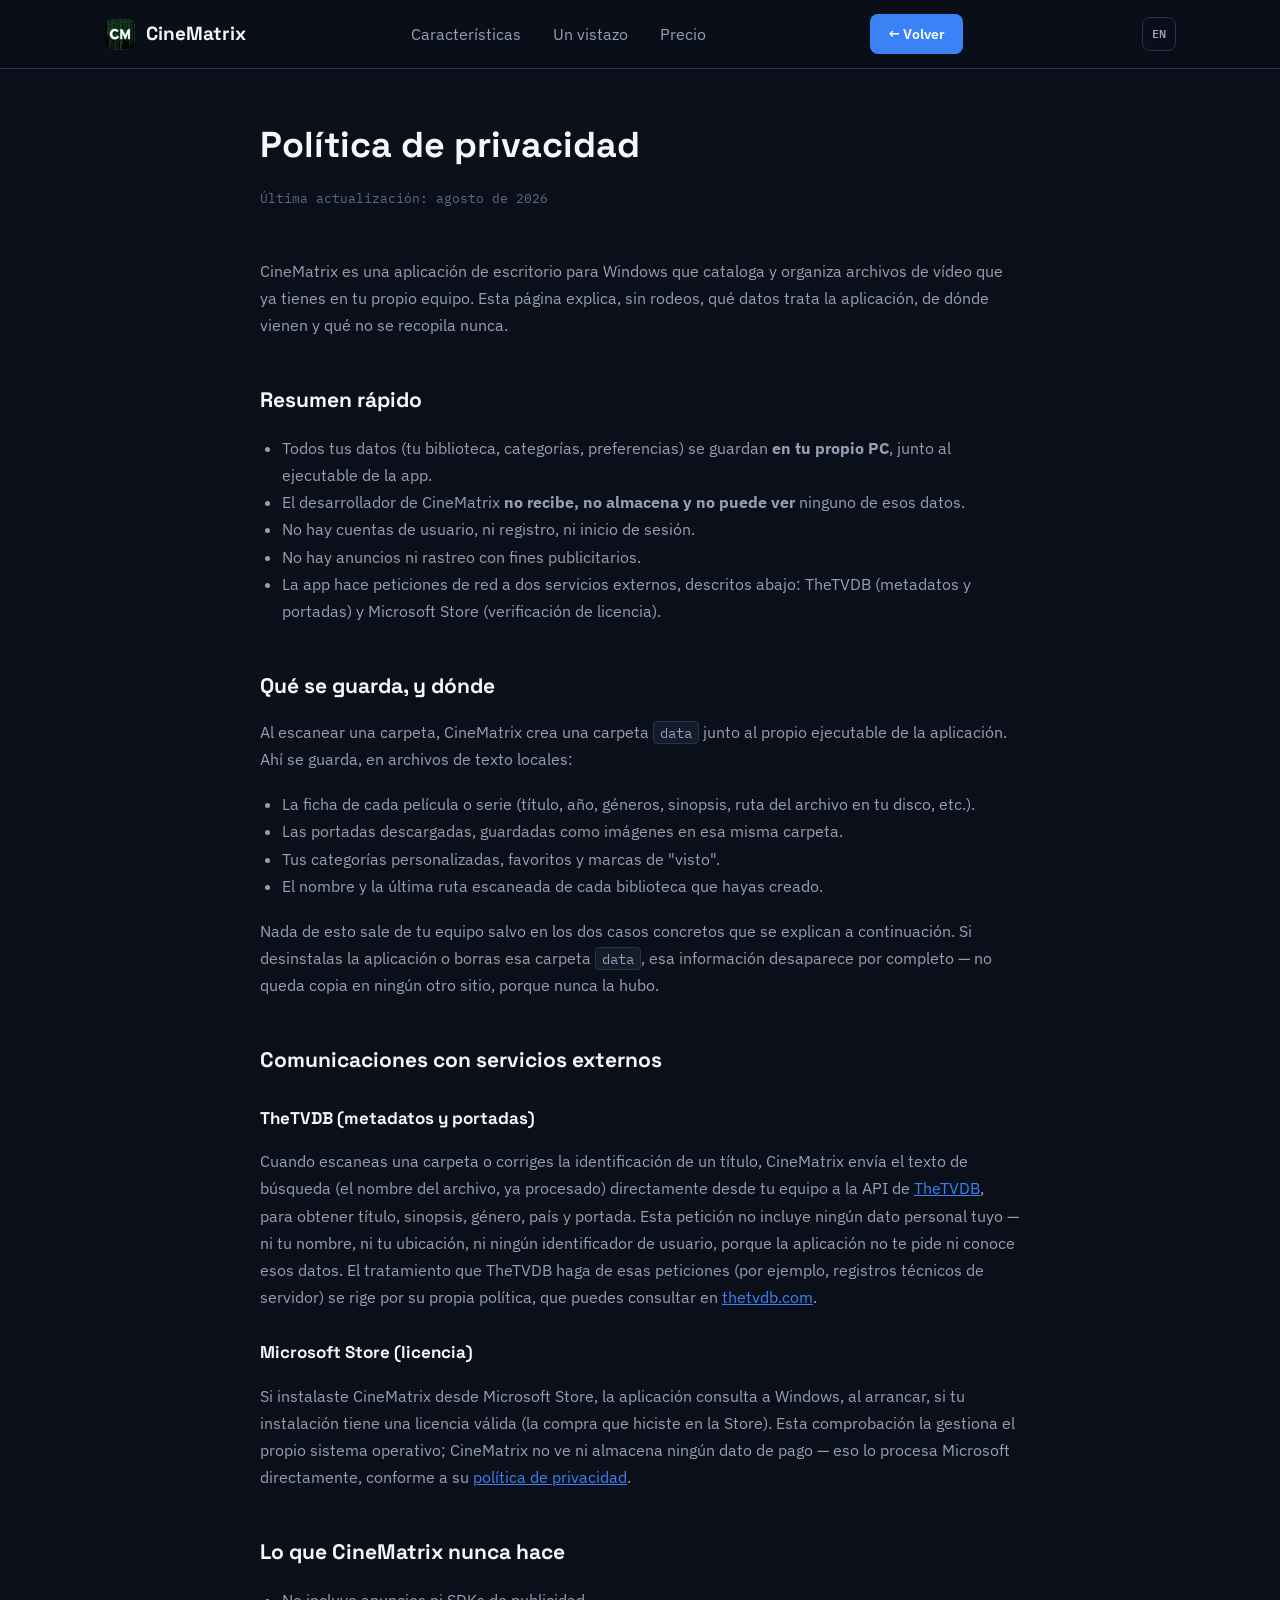
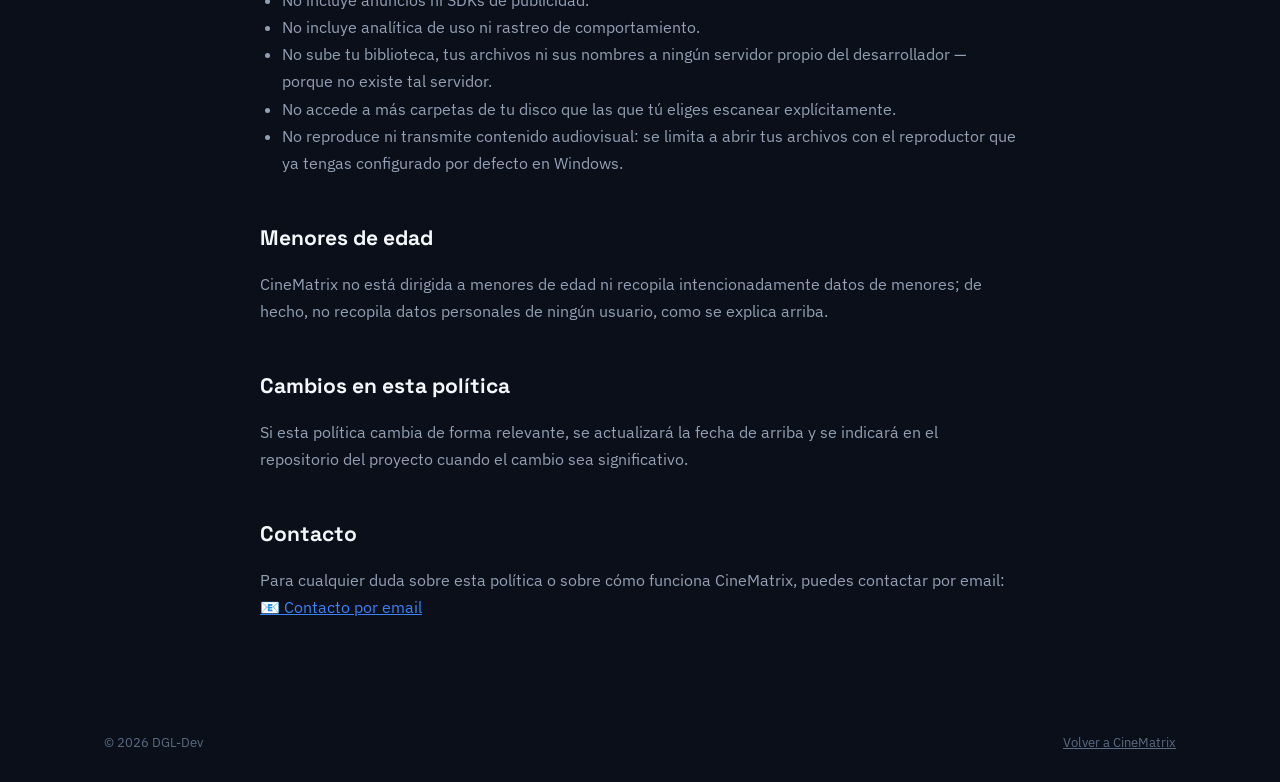
<file: privacidad.html>
<!DOCTYPE html>
<html lang="es">
<head>
<meta charset="UTF-8">
<meta name="viewport" content="width=device-width, initial-scale=1.0">
<title>Privacidad — CineMatrix</title>
<meta name="description" content="Política de privacidad de CineMatrix: qué datos trata la app, con quién se comunica y qué no se recopila nunca.">
<link rel="icon" href="logo.png">
<link rel="alternate" hreflang="es" href="./privacidad.html">
<link rel="alternate" hreflang="en" href="en/privacy.html">
<link rel="preconnect" href="https://fonts.googleapis.com">
<link rel="preconnect" href="https://fonts.gstatic.com" crossorigin>
<link href="https://fonts.googleapis.com/css2?family=Space+Grotesk:wght@500;700&family=IBM+Plex+Sans:wght@400;500;600&family=IBM+Plex+Mono:wght@400;500;600&display=swap" rel="stylesheet">
<link rel="stylesheet" href="styles.css">
</head>
<body>

<nav class="nav">
  <div class="wrap">
    <a href="index.html" class="nav-brand">
      <img src="logo.png" alt="">
      CineMatrix
    </a>
    <ul class="nav-links">
      <li><a href="index.html#caracteristicas">Características</a></li>
      <li><a href="index.html#vistazo">Un vistazo</a></li>
      <li><a href="index.html#precio">Precio</a></li>
    </ul>
    <a class="nav-cta" href="index.html">← Volver</a>
    <a class="lang-switch" href="en/privacy.html" aria-label="Switch to English">EN</a>
  </div>
</nav>

<main class="wrap">
  <article class="legal">
    <h1>Política de privacidad</h1>
    <p class="updated">Última actualización: agosto de 2026</p>

    <p>
      CineMatrix es una aplicación de escritorio para Windows que cataloga y organiza
      archivos de vídeo que ya tienes en tu propio equipo. Esta página explica, sin
      rodeos, qué datos trata la aplicación, de dónde vienen y qué no se recopila nunca.
    </p>

    <h2>Resumen rápido</h2>
    <ul>
      <li>Todos tus datos (tu biblioteca, categorías, preferencias) se guardan <strong>en tu propio PC</strong>, junto al ejecutable de la app.</li>
      <li>El desarrollador de CineMatrix <strong>no recibe, no almacena y no puede ver</strong> ninguno de esos datos.</li>
      <li>No hay cuentas de usuario, ni registro, ni inicio de sesión.</li>
      <li>No hay anuncios ni rastreo con fines publicitarios.</li>
      <li>La app hace peticiones de red a dos servicios externos, descritos abajo: TheTVDB (metadatos y portadas) y Microsoft Store (verificación de licencia).</li>
    </ul>

    <h2>Qué se guarda, y dónde</h2>
    <p>
      Al escanear una carpeta, CineMatrix crea una carpeta <code>data</code> junto al
      propio ejecutable de la aplicación. Ahí se guarda, en archivos de texto locales:
    </p>
    <ul>
      <li>La ficha de cada película o serie (título, año, géneros, sinopsis, ruta del archivo en tu disco, etc.).</li>
      <li>Las portadas descargadas, guardadas como imágenes en esa misma carpeta.</li>
      <li>Tus categorías personalizadas, favoritos y marcas de "visto".</li>
      <li>El nombre y la última ruta escaneada de cada biblioteca que hayas creado.</li>
    </ul>
    <p>
      Nada de esto sale de tu equipo salvo en los dos casos concretos que se explican
      a continuación. Si desinstalas la aplicación o borras esa carpeta <code>data</code>,
      esa información desaparece por completo — no queda copia en ningún otro sitio,
      porque nunca la hubo.
    </p>

    <h2>Comunicaciones con servicios externos</h2>

    <h2 style="font-size:17px; margin-top:28px;">TheTVDB (metadatos y portadas)</h2>
    <p>
      Cuando escaneas una carpeta o corriges la identificación de un título, CineMatrix
      envía el texto de búsqueda (el nombre del archivo, ya procesado) directamente
      desde tu equipo a la API de <a href="https://thetvdb.com" target="_blank" rel="noopener">TheTVDB</a>,
      para obtener título, sinopsis, género, país y portada. Esta petición no incluye
      ningún dato personal tuyo — ni tu nombre, ni tu ubicación, ni ningún identificador
      de usuario, porque la aplicación no te pide ni conoce esos datos. El tratamiento
      que TheTVDB haga de esas peticiones (por ejemplo, registros técnicos de servidor)
      se rige por su propia política, que puedes consultar en
      <a href="https://thetvdb.com" target="_blank" rel="noopener">thetvdb.com</a>.
    </p>

    <h2 style="font-size:17px; margin-top:28px;">Microsoft Store (licencia)</h2>
    <p>
      Si instalaste CineMatrix desde Microsoft Store, la aplicación consulta a Windows,
      al arrancar, si tu instalación tiene una licencia válida (la compra que
      hiciste en la Store). Esta comprobación la gestiona el propio sistema operativo;
      CineMatrix no ve ni almacena ningún dato de pago — eso lo procesa Microsoft
      directamente, conforme a su
      <a href="https://privacy.microsoft.com/es-es/privacystatement" target="_blank" rel="noopener">política de privacidad</a>.
    </p>

    <h2>Lo que CineMatrix nunca hace</h2>
    <ul>
      <li>No incluye anuncios ni SDKs de publicidad.</li>
      <li>No incluye analítica de uso ni rastreo de comportamiento.</li>
      <li>No sube tu biblioteca, tus archivos ni sus nombres a ningún servidor propio del desarrollador — porque no existe tal servidor.</li>
      <li>No accede a más carpetas de tu disco que las que tú eliges escanear explícitamente.</li>
      <li>No reproduce ni transmite contenido audiovisual: se limita a abrir tus archivos con el reproductor que ya tengas configurado por defecto en Windows.</li>
    </ul>

    <h2>Menores de edad</h2>
    <p>
      CineMatrix no está dirigida a menores de edad ni recopila intencionadamente
      datos de menores; de hecho, no recopila datos personales de ningún usuario,
      como se explica arriba.
    </p>

    <h2>Cambios en esta política</h2>
    <p>
      Si esta política cambia de forma relevante, se actualizará la fecha de arriba
      y se indicará en el repositorio del proyecto cuando el cambio sea significativo.
    </p>

    <h2>Contacto</h2>
    <p>
      Para cualquier duda sobre esta política o sobre cómo funciona CineMatrix,
      puedes contactar por email:
      <a href="#" id="email-link">📧 Contacto por email</a>
    </p>
  </article>
</main>

<footer>
  <div class="wrap">
    <div class="footer-fine">
      <span>© 2026 DGL-Dev</span>
      <span><a href="index.html">Volver a CineMatrix</a></span>
    </div>
  </div>
</footer>


</body>
</html>
</file>
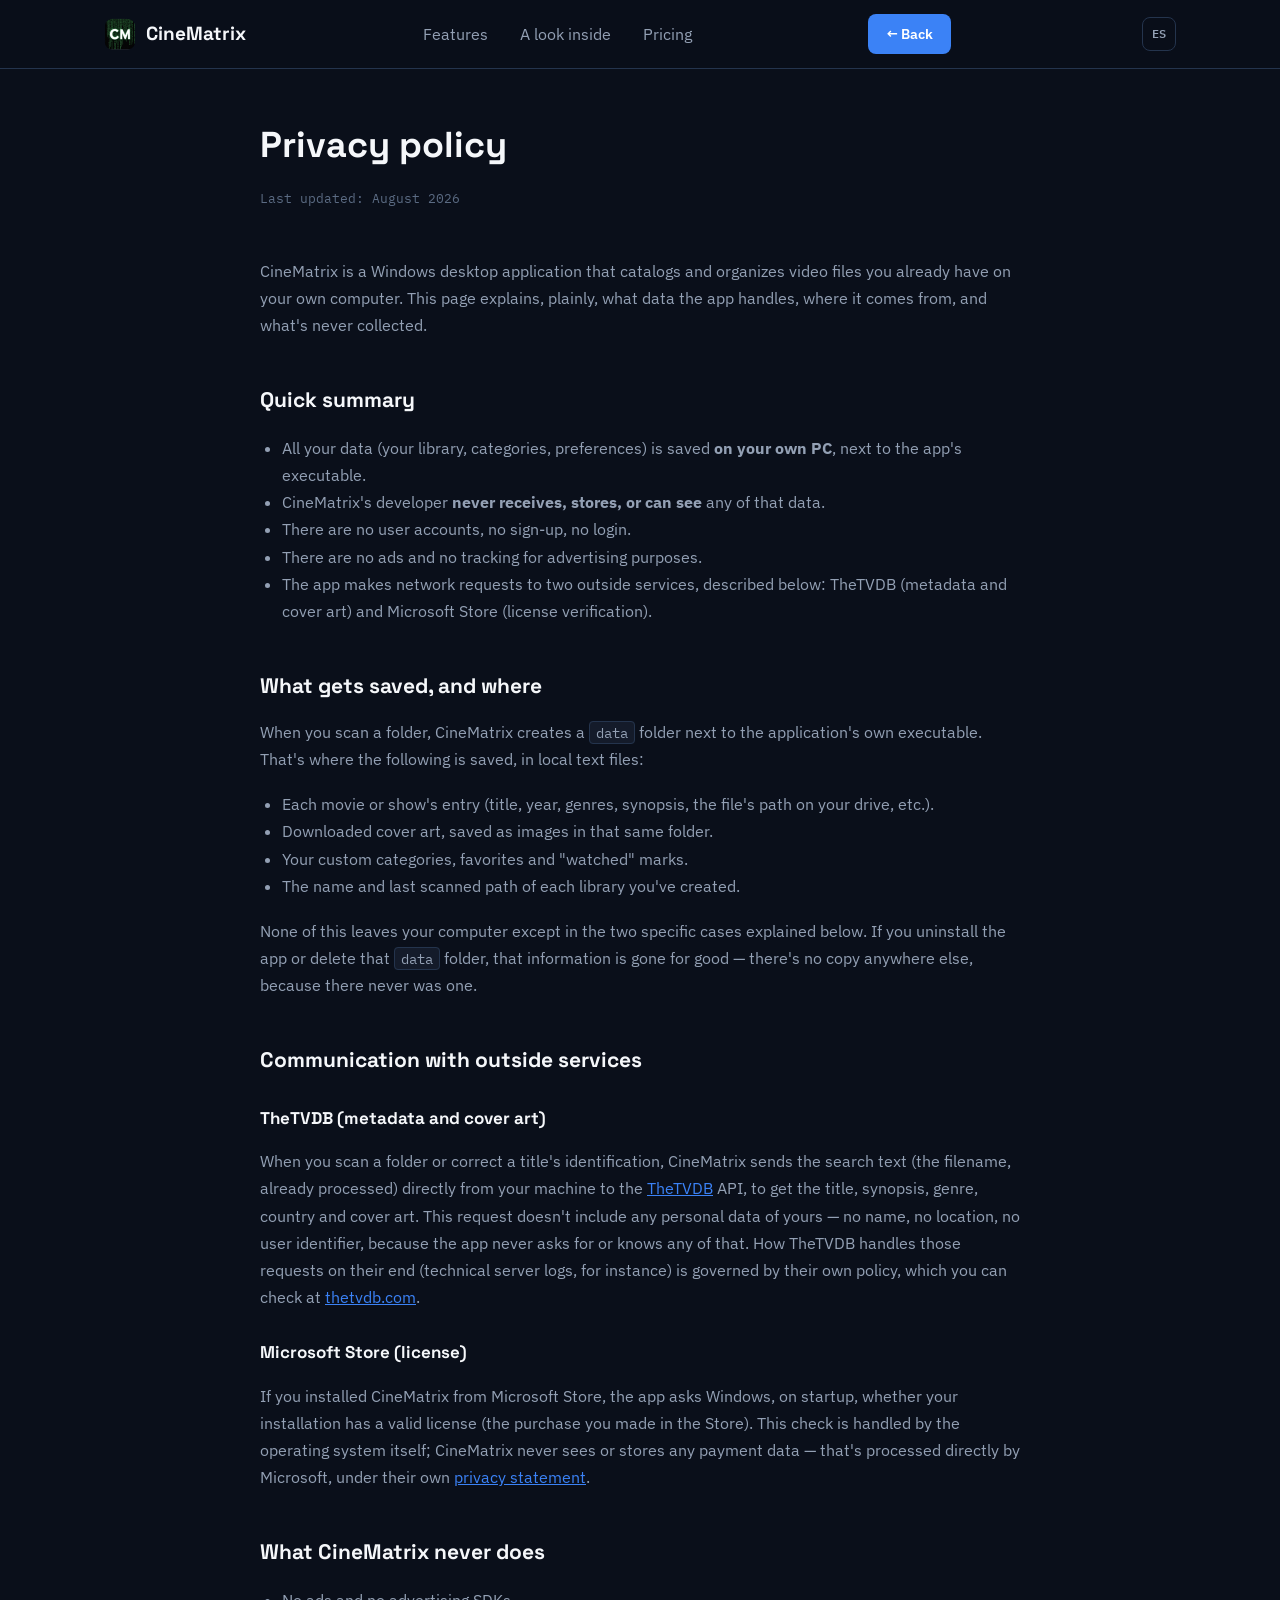
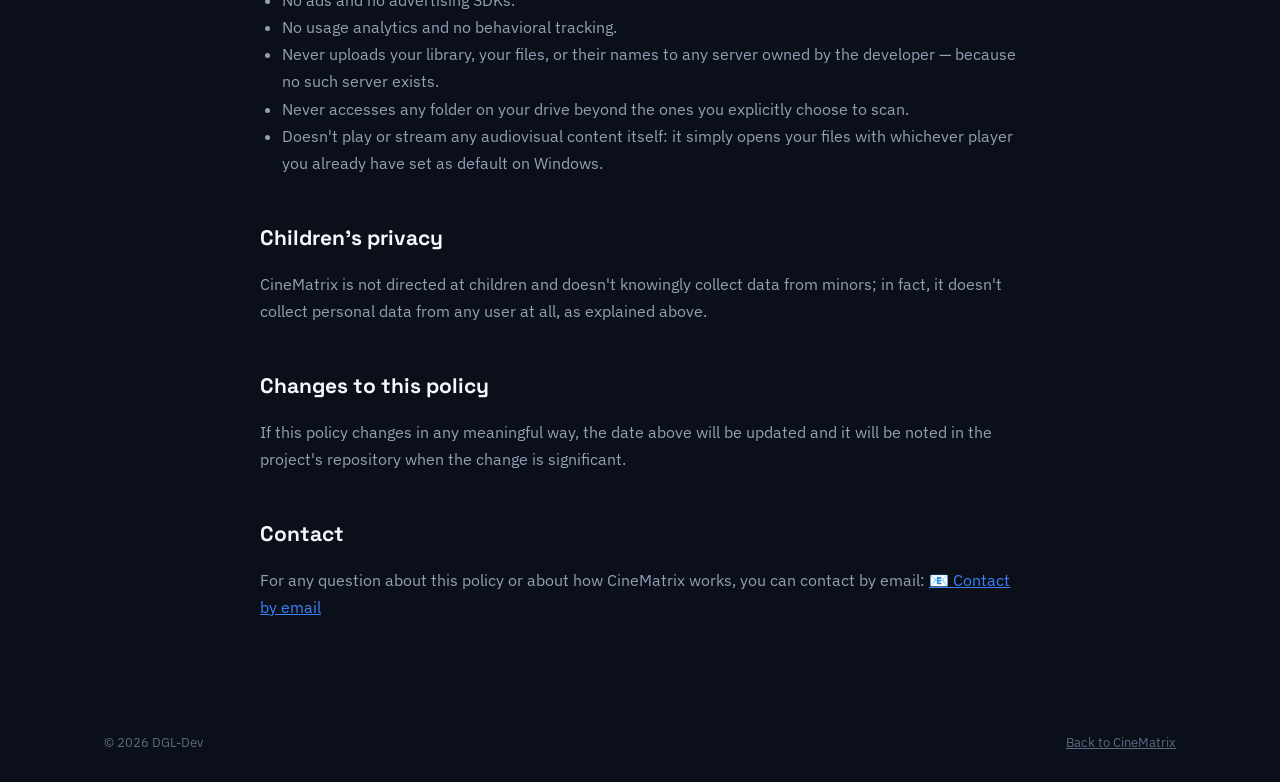
<file: en/privacy.html>
<!DOCTYPE html>
<html lang="en">
<head>
<meta charset="UTF-8">
<meta name="viewport" content="width=device-width, initial-scale=1.0">
<title>Privacy — CineMatrix</title>
<meta name="description" content="CineMatrix privacy policy: what data the app handles, who it talks to, and what's never collected.">
<link rel="icon" href="../logo.png">
<link rel="alternate" hreflang="es" href="../privacidad.html">
<link rel="alternate" hreflang="en" href="./privacy.html">
<link rel="preconnect" href="https://fonts.googleapis.com">
<link rel="preconnect" href="https://fonts.gstatic.com" crossorigin>
<link href="https://fonts.googleapis.com/css2?family=Space+Grotesk:wght@500;700&family=IBM+Plex+Sans:wght@400;500;600&family=IBM+Plex+Mono:wght@400;500;600&display=swap" rel="stylesheet">
<link rel="stylesheet" href="../styles.css">
</head>
<body>

<nav class="nav">
  <div class="wrap">
    <a href="index.html" class="nav-brand">
      <img src="../logo.png" alt="">
      CineMatrix
    </a>
    <ul class="nav-links">
      <li><a href="index.html#features">Features</a></li>
      <li><a href="index.html#preview">A look inside</a></li>
      <li><a href="index.html#pricing">Pricing</a></li>
    </ul>
    <a class="nav-cta" href="index.html">← Back</a>
    <a class="lang-switch" href="../privacidad.html" aria-label="Cambiar a español">ES</a>
  </div>
</nav>

<main class="wrap">
  <article class="legal">
    <h1>Privacy policy</h1>
    <p class="updated">Last updated: August 2026</p>

    <p>
      CineMatrix is a Windows desktop application that catalogs and organizes
      video files you already have on your own computer. This page explains,
      plainly, what data the app handles, where it comes from, and what's never collected.
    </p>

    <h2>Quick summary</h2>
    <ul>
      <li>All your data (your library, categories, preferences) is saved <strong>on your own PC</strong>, next to the app's executable.</li>
      <li>CineMatrix's developer <strong>never receives, stores, or can see</strong> any of that data.</li>
      <li>There are no user accounts, no sign-up, no login.</li>
      <li>There are no ads and no tracking for advertising purposes.</li>
      <li>The app makes network requests to two outside services, described below: TheTVDB (metadata and cover art) and Microsoft Store (license verification).</li>
    </ul>

    <h2>What gets saved, and where</h2>
    <p>
      When you scan a folder, CineMatrix creates a <code>data</code> folder next to
      the application's own executable. That's where the following is saved, in local text files:
    </p>
    <ul>
      <li>Each movie or show's entry (title, year, genres, synopsis, the file's path on your drive, etc.).</li>
      <li>Downloaded cover art, saved as images in that same folder.</li>
      <li>Your custom categories, favorites and "watched" marks.</li>
      <li>The name and last scanned path of each library you've created.</li>
    </ul>
    <p>
      None of this leaves your computer except in the two specific cases explained
      below. If you uninstall the app or delete that <code>data</code> folder, that
      information is gone for good — there's no copy anywhere else, because there never was one.
    </p>

    <h2>Communication with outside services</h2>

    <h2 style="font-size:17px; margin-top:28px;">TheTVDB (metadata and cover art)</h2>
    <p>
      When you scan a folder or correct a title's identification, CineMatrix sends
      the search text (the filename, already processed) directly from your machine
      to the <a href="https://thetvdb.com" target="_blank" rel="noopener">TheTVDB</a> API,
      to get the title, synopsis, genre, country and cover art. This request doesn't
      include any personal data of yours — no name, no location, no user identifier,
      because the app never asks for or knows any of that. How TheTVDB handles those
      requests on their end (technical server logs, for instance) is governed by
      their own policy, which you can check at
      <a href="https://thetvdb.com" target="_blank" rel="noopener">thetvdb.com</a>.
    </p>

    <h2 style="font-size:17px; margin-top:28px;">Microsoft Store (license)</h2>
    <p>
      If you installed CineMatrix from Microsoft Store, the app asks Windows, on
      startup, whether your installation has a valid license (the purchase you made
      in the Store). This check is handled by the operating system itself; CineMatrix
      never sees or stores any payment data — that's processed directly by Microsoft,
      under their own
      <a href="https://privacy.microsoft.com/en-us/privacystatement" target="_blank" rel="noopener">privacy statement</a>.
    </p>

    <h2>What CineMatrix never does</h2>
    <ul>
      <li>No ads and no advertising SDKs.</li>
      <li>No usage analytics and no behavioral tracking.</li>
      <li>Never uploads your library, your files, or their names to any server owned by the developer — because no such server exists.</li>
      <li>Never accesses any folder on your drive beyond the ones you explicitly choose to scan.</li>
      <li>Doesn't play or stream any audiovisual content itself: it simply opens your files with whichever player you already have set as default on Windows.</li>
    </ul>

    <h2>Children's privacy</h2>
    <p>
      CineMatrix is not directed at children and doesn't knowingly collect data
      from minors; in fact, it doesn't collect personal data from any user at all,
      as explained above.
    </p>

    <h2>Changes to this policy</h2>
    <p>
      If this policy changes in any meaningful way, the date above will be updated
      and it will be noted in the project's repository when the change is significant.
    </p>

    <h2>Contact</h2>
    <p>
      For any question about this policy or about how CineMatrix works,
      you can contact by email:
      <a href="#" id="email-link">📧 Contact by email</a>
    </p>
  </article>
</main>

<footer>
  <div class="wrap">
    <div class="footer-fine">
      <span>© 2026 DGL-Dev</span>
      <span><a href="index.html">Back to CineMatrix</a></span>
    </div>
  </div>
</footer>



</body>
</html>
</file>
<file: styles.css>
/* ============================================================
   CineMatrix — estilos compartidos
   Paleta calcada de la propia app (lib/theme/app_colors.dart):
   fondo casi negro azulado, superficies ligeramente más claras,
   acento azul. El verde es SOLO de marca (el logo "Matrix"),
   se usa con cuentagotas, nunca como color de interfaz.
   ============================================================ */

:root {
  --bg: #0a0f1a;
  --surface: #141b2a;
  --surface-2: #1b2536;
  --border: #24344d;
  --accent: #3b82f6;
  --accent-dim: #3b82f633;
  --matrix: #39ff88;
  --matrix-dim: #39ff8822;
  --text: #f5f7fa;
  --text-muted: #93a0b4;
  --text-faint: #5b6b83;

  --font-display: "Space Grotesk", sans-serif;
  --font-body: "IBM Plex Sans", sans-serif;
  --font-mono: "IBM Plex Mono", monospace;
}

* { box-sizing: border-box; }

html {
  scroll-behavior: smooth;
}

@media (prefers-reduced-motion: reduce) {
  html { scroll-behavior: auto; }
  * { animation-duration: 0.001ms !important; animation-iteration-count: 1 !important; transition-duration: 0.001ms !important; }
}

body {
  margin: 0;
  background: var(--bg);
  color: var(--text);
  font-family: var(--font-body);
  font-size: 18px;
  line-height: 1.6;
  -webkit-font-smoothing: antialiased;
}

a { color: inherit; }

img { max-width: 100%; display: block; }

.wrap {
  max-width: 1120px;
  margin: 0 auto;
  padding: 0 24px;
}

/* ---------- Foco visible para teclado ---------- */
a:focus-visible,
button:focus-visible {
  outline: 2px solid var(--accent);
  outline-offset: 3px;
  border-radius: 4px;
}

/* ---------- Navegación ---------- */
.nav {
  position: sticky;
  top: 0;
  z-index: 50;
  background: rgba(10, 15, 26, 0.85);
  backdrop-filter: blur(10px);
  border-bottom: 1px solid var(--border);
}

.nav .wrap {
  display: flex;
  align-items: center;
  justify-content: space-between;
  height: 68px;
}

.nav-brand {
  display: flex;
  align-items: center;
  gap: 10px;
  font-family: var(--font-display);
  font-weight: 700;
  font-size: 19px;
  text-decoration: none;
  color: var(--text);
}

.nav-brand img { width: 32px; height: 32px; }

.nav-links {
  display: flex;
  align-items: center;
  gap: 32px;
  list-style: none;
  margin: 0;
  padding: 0;
}

.nav-links a {
  text-decoration: none;
  color: var(--text-muted);
  font-size: 16px;
  transition: color 0.15s ease;
}

.nav-links a:hover { color: var(--text); }

.nav-cta {
  display: inline-flex;
  align-items: center;
  gap: 8px;
  background: var(--accent);
  color: #fff;
  padding: 9px 18px;
  border-radius: 8px;
  font-size: 14px;
  font-weight: 600;
  text-decoration: none;
  transition: background 0.15s ease;
}

.nav-cta:hover { background: #2f6fe0; }

@media (max-width: 760px) {
  .nav-links { display: none; }
}

.lang-switch {
  display: inline-flex;
  align-items: center;
  justify-content: center;
  width: 34px;
  height: 34px;
  margin-left: 14px;
  border: 1px solid var(--border);
  border-radius: 8px;
  font-family: var(--font-mono);
  font-size: 12px;
  font-weight: 600;
  color: var(--text-muted);
  text-decoration: none;
  transition: border-color 0.15s ease, color 0.15s ease;
}

.lang-switch:hover {
  border-color: var(--accent);
  color: var(--text);
}

/* ---------- Botones ---------- */
.btn {
  display: inline-flex;
  align-items: center;
  gap: 10px;
  padding: 14px 26px;
  border-radius: 10px;
  font-size: 16px;
  font-weight: 600;
  text-decoration: none;
  border: 1px solid transparent;
  cursor: pointer;
  transition: transform 0.15s ease, background 0.15s ease, border-color 0.15s ease;
}

.btn:hover { transform: translateY(-1px); }

.btn-primary {
  background: var(--accent);
  color: #fff;
}
.btn-primary:hover { background: #2f6fe0; }

.btn-ghost {
  background: transparent;
  border-color: var(--border);
  color: var(--text);
}
.btn-ghost:hover { border-color: var(--accent); }

.btn-tag {
  font-family: var(--font-mono);
  font-size: 11px;
  font-weight: 600;
  letter-spacing: 0.04em;
  padding: 2px 8px;
  border-radius: 5px;
  background: var(--matrix-dim);
  color: var(--matrix);
  margin-left: 4px;
}

/* ---------- Eyebrow / etiquetas mono ---------- */
.eyebrow {
  display: inline-flex;
  align-items: center;
  gap: 10px;
  font-family: var(--font-mono);
  font-size: 15px;
  letter-spacing: 0.08em;
  color: var(--matrix);
  text-transform: uppercase;
  margin-bottom: 18px;
}

.eyebrow::before {
  content: "";
  width: 9px;
  height: 9px;
  border-radius: 50%;
  background: var(--matrix);
  box-shadow: 0 0 8px var(--matrix);
}

/* ---------- Hero ---------- */
.hero {
  position: relative;
  overflow: hidden;
  padding: 56px 0 40px;
  border-bottom: 1px solid var(--border);
}

#rain-canvas {
  position: absolute;
  inset: 0;
  width: 100%;
  height: 100%;
  opacity: 0.16;
  pointer-events: none;
  mask-image: linear-gradient(to bottom, black 0%, black 55%, transparent 100%);
  -webkit-mask-image: linear-gradient(to bottom, black 0%, black 55%, transparent 100%);
}

.hero .wrap { position: relative; z-index: 1; }

.hero-grid {
  display: grid;
  grid-template-columns: 1.1fr 1fr;
  gap: 48px;
  align-items: center;
}

@media (max-width: 900px) {
  .hero-grid { grid-template-columns: 1fr; }
}

.hero h1 {
  font-family: var(--font-display);
  font-size: clamp(38px, 5vw, 56px);
  line-height: 1.08;
  font-weight: 700;
  margin: 0 0 20px;
  letter-spacing: -0.01em;
}

.hero h1 em {
  font-style: normal;
  color: var(--accent);
}

.hero p.lead {
  font-size: 18px;
  color: var(--text-muted);
  max-width: 46ch;
  margin: 0 0 32px;
}

.hero-actions {
  display: flex;
  flex-wrap: wrap;
  gap: 14px;
  margin-bottom: 28px;
}

.hero-meta {
  display: flex;
  gap: 24px;
  flex-wrap: wrap;
  font-family: var(--font-mono);
  font-size: 13px;
  color: var(--text-faint);
}

.hero-meta strong { color: var(--text-muted); font-weight: 500; }

/* ---------- Marco de "ventana" para las capturas ---------- */
.window-frame {
  background: var(--surface);
  border: 1px solid var(--border);
  border-radius: 12px;
  overflow: hidden;
  box-shadow: 0 30px 80px -20px rgba(0, 0, 0, 0.6);
}

.window-frame .bar {
  display: flex;
  align-items: center;
  gap: 6px;
  padding: 10px 14px;
  background: var(--surface-2);
  border-bottom: 1px solid var(--border);
}

.window-frame .dot {
  width: 10px;
  height: 10px;
  border-radius: 50%;
  background: var(--border);
}

.window-frame img {
  display: block;
  width: 100%;
  height: auto;
}


.shot-placeholder {
  aspect-ratio: var(--ratio, 16 / 10);
  background:
    repeating-linear-gradient(135deg, var(--surface-2) 0px, var(--surface-2) 10px, var(--surface) 10px, var(--surface) 20px);
  border: 1px dashed var(--border);
  border-radius: 8px;
  display: flex;
  flex-direction: column;
  align-items: center;
  justify-content: center;
  gap: 8px;
  text-align: center;
  padding: 24px;
}

.shot-placeholder .tag {
  font-family: var(--font-mono);
  font-size: 12px;
  color: var(--matrix);
  letter-spacing: 0.04em;
}

.shot-placeholder .label {
  font-family: var(--font-mono);
  font-size: 13px;
  color: var(--text-muted);
}

.shot-placeholder .dims {
  font-family: var(--font-mono);
  font-size: 11px;
  color: var(--text-faint);
}

/* ---------- Secciones genéricas ---------- */
section { padding: 44px 0; }

.section-head {
  max-width: 760px;
  margin: 0 0 28px;
}

.section-head h2 {
  font-family: var(--font-display);
  font-size: clamp(28px, 3.2vw, 36px);
  font-weight: 700;
  margin: 0 0 14px;
  letter-spacing: -0.01em;
}

.section-head p {
  color: var(--text-muted);
  font-size: 18px;
  margin: 0;
}

/* ---------- Posicionamiento (franja corta) ---------- */
.positioning {
  border-bottom: 1px solid var(--border);
  background: var(--surface);
}

.positioning .wrap {
  padding: 26px 24px;
  display: flex;
  align-items: center;
  gap: 20px;
  flex-wrap: wrap;
}

.positioning p {
  margin: 0;
  color: var(--text-muted);
  font-size: 17px;
}

.positioning strong { color: var(--text); }

/* ---------- Grid de características ---------- */
.features-grid {
  display: grid;
  grid-template-columns: repeat(4, 1fr);
  gap: 1px;
  background: var(--border);
  border: 1px solid var(--border);
  border-radius: 14px;
  overflow: hidden;
}

@media (max-width: 980px) {
  .features-grid { grid-template-columns: repeat(2, 1fr); }
}
@media (max-width: 560px) {
  .features-grid { grid-template-columns: 1fr; }
}

.feature {
  background: var(--surface);
  padding: 28px 24px;
}

.feature .tag {
  display: inline-block;
  font-family: var(--font-mono);
  font-size: 11px;
  letter-spacing: 0.05em;
  color: var(--accent);
  background: var(--accent-dim);
  padding: 3px 8px;
  border-radius: 5px;
  margin-bottom: 16px;
}

.feature h3 {
  font-family: var(--font-display);
  font-size: 18px;
  font-weight: 600;
  margin: 0 0 10px;
}

.feature p {
  color: var(--text-muted);
  font-size: 15px;
  margin: 0;
  line-height: 1.55;
}

/* ---------- Filas de capturas alternadas ---------- */
.showcase-row {
  display: grid;
  grid-template-columns: 1fr 1fr;
  gap: 40px;
  align-items: center;
  padding: 30px 0;
  border-bottom: 1px solid var(--border);
}

.showcase-row:last-child { border-bottom: none; }

.showcase-row.reverse .showcase-text { order: 2; }
.showcase-row.reverse .showcase-shot { order: 1; }

@media (max-width: 860px) {
  .showcase-row,
  .showcase-row.reverse .showcase-text,
  .showcase-row.reverse .showcase-shot {
    order: initial;
    grid-template-columns: 1fr;
  }
  .showcase-row { grid-template-columns: 1fr; }
}

.showcase-text .eyebrow { margin-bottom: 14px; }

.showcase-text h3 {
  font-family: var(--font-display);
  font-size: 26px;
  font-weight: 700;
  margin: 0 0 14px;
}

.showcase-text p {
  color: var(--text-muted);
  font-size: 17px;
  margin: 0 0 18px;
}

.showcase-text ul {
  margin: 0;
  padding: 0;
  list-style: none;
  display: flex;
  flex-direction: column;
  gap: 10px;
}

.showcase-text li {
  font-size: 16px;
  color: var(--text-muted);
  padding-left: 22px;
  position: relative;
}

.showcase-text li::before {
  content: "";
  position: absolute;
  left: 0;
  top: 8px;
  width: 8px;
  height: 8px;
  border-radius: 2px;
  background: var(--accent);
}

/* ---------- Privacidad (resumen + enlace a la política completa) ---------- */
.privacy {
  background: var(--surface);
  border-top: 1px solid var(--border);
  border-bottom: 1px solid var(--border);
}

.privacy-grid {
  display: grid;
  grid-template-columns: 1fr 1fr;
  gap: 48px;
  align-items: start;
}

@media (max-width: 860px) {
  .privacy-grid { grid-template-columns: 1fr; }
}

.privacy-list {
  list-style: none;
  margin: 0;
  padding: 0;
  display: flex;
  flex-direction: column;
  gap: 14px;
}

.privacy-list li {
  display: flex;
  gap: 12px;
  align-items: flex-start;
  font-size: 16px;
  color: var(--text-muted);
}

.privacy-list li svg {
  flex-shrink: 0;
  margin-top: 3px;
  color: var(--matrix);
}

.privacy-list strong { color: var(--text); }

/* ---------- Capturas apiladas (p. ej. colección 1 + colección 2) ---------- */
.shot-stack {
  display: flex;
  flex-direction: column;
  gap: 20px;
}


.pricing {
  background: var(--surface);
  border-top: 1px solid var(--border);
  border-bottom: 1px solid var(--border);
}

.pricing-card {
  max-width: 480px;
  margin: 0 auto;
  text-align: center;
  padding: 40px 40px;
  background: var(--bg);
  border: 1px solid var(--border);
  border-radius: 16px;
}

.pricing-card .price {
  font-family: var(--font-display);
  font-size: 56px;
  font-weight: 700;
  margin: 18px 0 6px;
}

.pricing-card .price span {
  font-size: 18px;
  color: var(--text-faint);
  font-weight: 500;
  font-family: var(--font-body);
}

.pricing-card p.note {
  color: var(--text-muted);
  font-size: 15px;
  margin: 0 0 28px;
}

.pricing-card .btn { width: 100%; justify-content: center; }

.pricing-badge {
  display: inline-block;
  font-family: var(--font-mono);
  font-size: 12px;
  color: var(--matrix);
  background: var(--matrix-dim);
  padding: 4px 12px;
  border-radius: 999px;
  margin-bottom: 6px;
}

/* ---------- Footer ---------- */
footer {
  padding: 32px 0 28px;
}

.footer-grid {
  display: flex;
  justify-content: space-between;
  align-items: flex-start;
  flex-wrap: wrap;
  gap: 24px;
  padding-bottom: 20px;
  border-bottom: 1px solid var(--border);
  margin-bottom: 16px;
}

.footer-brand {
  display: flex;
  align-items: center;
  gap: 10px;
  font-family: var(--font-display);
  font-weight: 700;
}

.footer-brand img { width: 26px; height: 26px; }

.footer-links {
  display: flex;
  gap: 28px;
  flex-wrap: wrap;
  list-style: none;
  margin: 0;
  padding: 0;
  font-size: 15px;
}

.footer-links a {
  color: var(--text-muted);
  text-decoration: none;
}
.footer-links a:hover { color: var(--text); }

.footer-fine {
  display: flex;
  justify-content: space-between;
  flex-wrap: wrap;
  gap: 10px;
  font-size: 13px;
  color: var(--text-faint);
}

.footer-fine a { color: var(--text-faint); text-decoration: underline; }

/* ---------- Página de privacidad: prosa ---------- */
.legal {
  padding: 48px 0 64px;
  max-width: 760px;
  margin: 0 auto;
}

.legal h1 {
  font-family: var(--font-display);
  font-size: 36px;
  margin: 0 0 8px;
}

.legal .updated {
  font-family: var(--font-mono);
  font-size: 13px;
  color: var(--text-faint);
  margin-bottom: 48px;
}

.legal h2 {
  font-family: var(--font-display);
  font-size: 21px;
  margin: 44px 0 14px;
}

.legal p, .legal li {
  color: var(--text-muted);
  font-size: 16px;
  line-height: 1.7;
}

.legal ul { padding-left: 22px; }

.legal a { color: var(--accent); }

.legal code {
  font-family: var(--font-mono);
  background: var(--surface);
  border: 1px solid var(--border);
  padding: 1px 6px;
  border-radius: 4px;
  font-size: 0.9em;
}

/* ============================================================
   Modal para zoom de imágenes
   ============================================================ */

.image-button {
  display: block;
  width: 100%;
  padding: 0;
  border: none;
  background: none;
  cursor: pointer;
}

.image-button img {
  display: block;
  width: 100%;
  height: auto;
}

.modal {
  display: none;
  position: fixed;
  top: 0;
  left: 0;
  width: 100%;
  height: 100%;
  background: rgba(0, 0, 0, 0.92);
  z-index: 9999;
  justify-content: center;
  align-items: center;
  padding: 40px;
  box-sizing: border-box;
}

.modal.active {
  display: flex;
}

.modal img {
  max-width: 100%;
  max-height: 90vh;
  object-fit: contain;
  border-radius: 8px;
  box-shadow: 0 20px 60px rgba(0, 0, 0, 0.8);
}

.modal-close {
  position: absolute;
  top: 24px;
  right: 32px;
  background: none;
  border: none;
  color: #fff;
  font-size: 36px;
  cursor: pointer;
  opacity: 0.7;
  transition: opacity 0.2s ease;
  z-index: 10;
  font-family: var(--font-body);
}

.modal-close:hover {
  opacity: 1;
}
</file>
